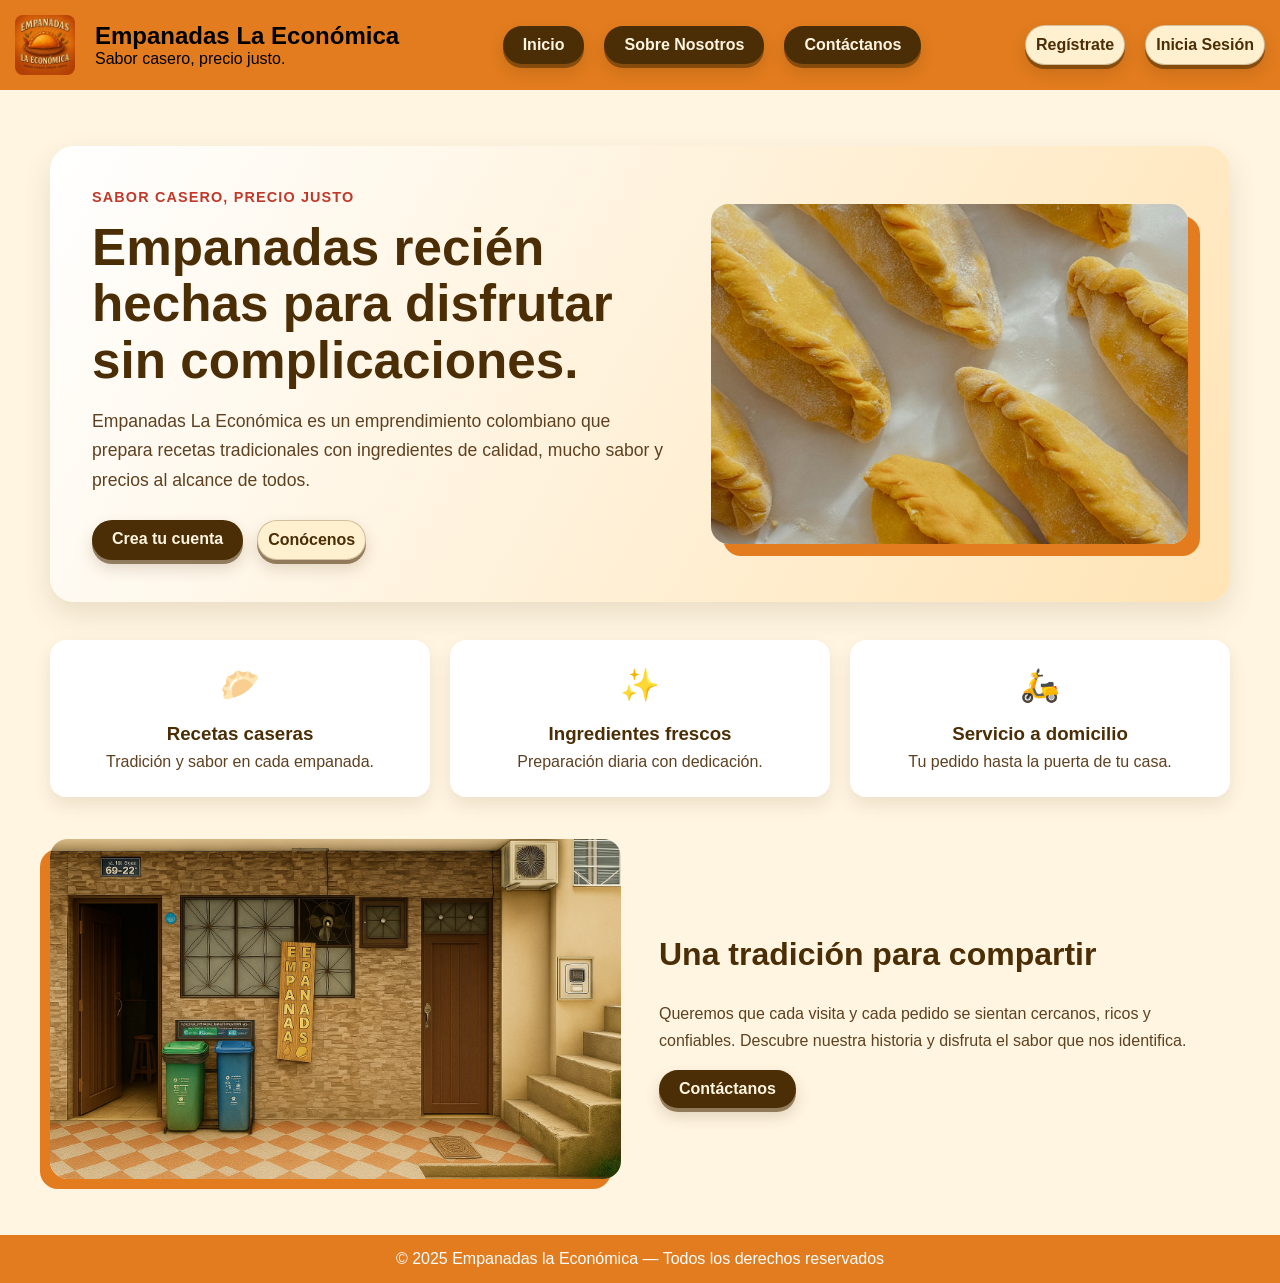
<file: view/html/index.html>
<!DOCTYPE html>
<html lang="es">

<head>
    <meta charset="UTF-8" />
    <meta name="viewport" content="width=device-width, initial-scale=1.0">
    <title>Empanadas La Económica</title>
    <link rel="icon" type="image/png" href="../../assets/imagenes/Logo.jpg">
    <link href="../css/style.css" rel="stylesheet">
</head>

<body class="body">
    <header>
        <nav>
            <div class="bloque">
                <img src="../../assets/imagenes/Logo.jpg" alt="Logo Empanadas la Económica">
                <div class="text-logo">
                    <h1>Empanadas La Económica</h1>
                    <p>Sabor casero, precio justo.</p>
                </div>
            </div>
            <div class="bloque">
                <a href="index.html" class="btn-primary">Inicio</a>
                <a href="nosotros.html" class="btn-primary">Sobre Nosotros</a>
                <a href="contactanos.html" class="btn-primary">Contáctanos</a>
            </div>
            <div class="bloque">
                <a href="registrate.html" class="btn-secondary">Regístrate</a>
                <a href="sesion.html" class="btn-secondary">Inicia Sesión</a>
            </div>
        </nav>
    </header>

    <main class="inicio-principal">
        <section class="inicio-presentacion">
            <div class="inicio-texto">
                <span class="etiqueta-inicio">Sabor casero, precio justo</span>
                <h2>Empanadas recién hechas para disfrutar sin complicaciones.</h2>
                <p>Empanadas La Económica es un emprendimiento colombiano que prepara recetas tradicionales con ingredientes de calidad, mucho sabor y precios al alcance de todos.</p>
                <div class="inicio-acciones">
                    <a href="registrate.html" class="btn-primary">Crea tu cuenta</a>
                    <a href="nosotros.html" class="btn-secondary">Conócenos</a>
                </div>
            </div>
            <img src="../../assets/imagenes/empanadas.jpg" alt="Empanadas doradas recién preparadas" class="imagen-principal">
        </section>
        <section class="inicio-destacados">
            <article><span>🥟</span><h3>Recetas caseras</h3><p>Tradición y sabor en cada empanada.</p></article>
            <article><span>✨</span><h3>Ingredientes frescos</h3><p>Preparación diaria con dedicación.</p></article>
            <article><span>🛵</span><h3>Servicio a domicilio</h3><p>Tu pedido hasta la puerta de tu casa.</p></article>
        </section>
        <section class="inicio-local">
            <img src="../../assets/imagenes/imagen_restaurante.png" alt="Local de Empanadas La Económica">
            <div><h2>Una tradición para compartir</h2><p>Queremos que cada visita y cada pedido se sientan cercanos, ricos y confiables. Descubre nuestra historia y disfruta el sabor que nos identifica.</p><a href="contactanos.html" class="btn-primary">Contáctanos</a></div>
        </section>
    </main>
    <footer>
        © 2025  Empanadas la Económica — Todos los derechos reservados
    </footer>
</body>

</html>
</file>
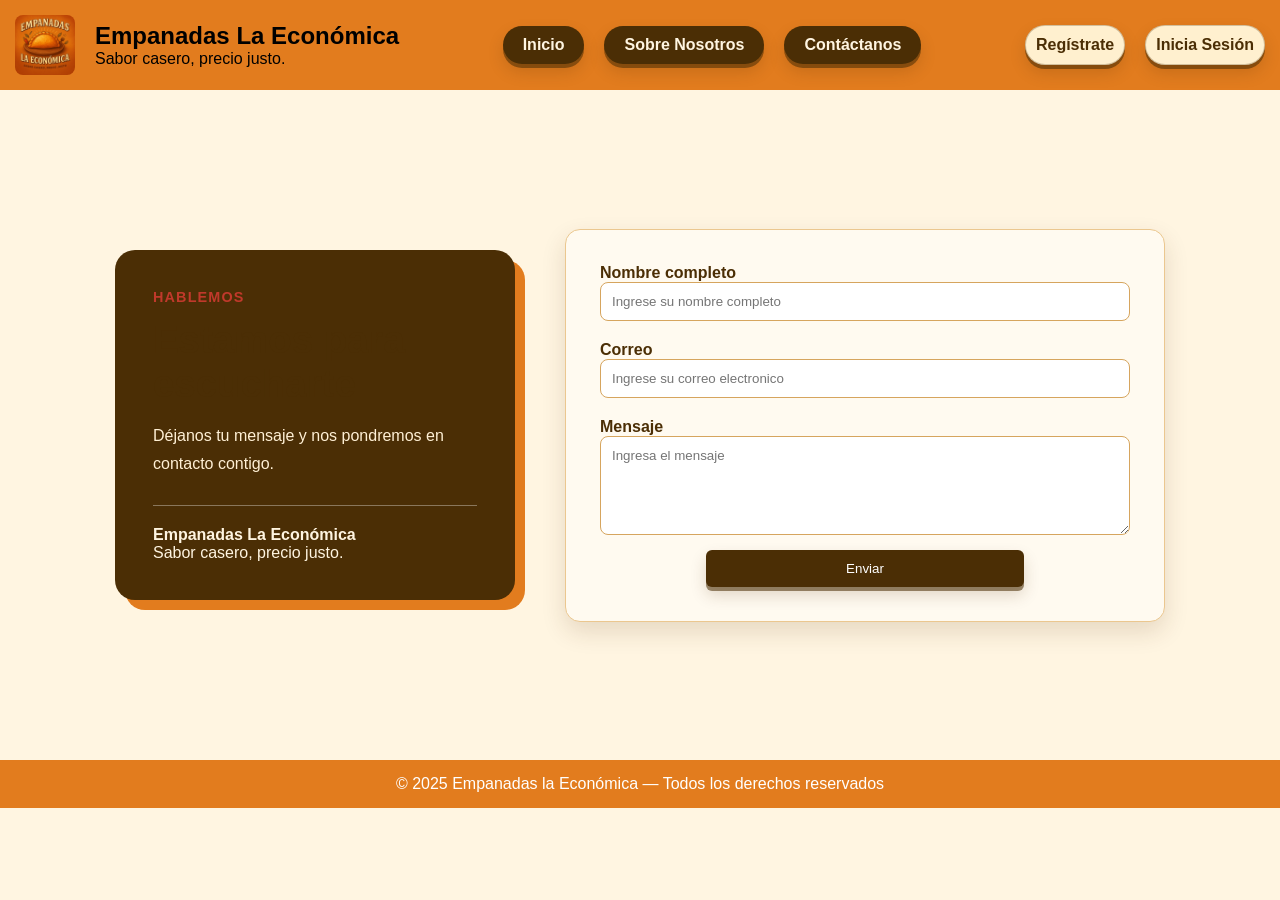
<file: view/html/contactanos.html>
<!DOCTYPE html>
<html lang="es">

<head>
    <meta charset="UTF-8" />
    <meta name="viewport" content="width=device-width, initial-scale=1.0">
    <title>Contáctanos</title>
    <link rel="icon" type="image/png" href="../../assets/imagenes/Logo.jpg">
    <link href="../css/style.css" rel="stylesheet">
    <link href="../css/contactanos.css" rel="stylesheet">
    <script src="../../assets/js/app.js" defer></script>
</head>

<body class="body">
    <header>
        <nav>
            <div class="bloque">
                <img src="../../assets/imagenes/Logo.jpg" alt="Logo Empanadas la Económica">
                <div class="text-logo">
                    <h1>Empanadas La Económica</h1>
                    <p>Sabor casero, precio justo.</p>
                </div>
            </div>
            <div class="bloque">
                <a href="index.html" class="btn-primary">Inicio</a>
                <a href="nosotros.html" class="btn-primary">Sobre Nosotros</a>
                <a href="contactanos.html" class="btn-primary">Contáctanos</a>
            </div>
            <div class="bloque">
                <a href="registrate.html" class="btn-secondary">Regístrate</a>
                <a href="sesion.html" class="btn-secondary">Inicia Sesión</a>
            </div>
        </nav>
    </header>

    <main class="contacto-principal">
        <section class="contacto-intro"><span>Hablemos</span><h2>Estamos para escucharte</h2><p>Déjanos tu mensaje y nos pondremos en contacto contigo.</p><div class="contacto-dato"><strong>Empanadas La Económica</strong><br>Sabor casero, precio justo.</div></section>
        <form action="/controller/contacto.php" method="POST" class="form-contact">
            <div class="formulario-registro">
                <div class="flex-column">
                    <label for="first-name">Nombre completo</label>
                    <input type="text" class="login-input" id="first-name" name="nombre" maxlength="150" pattern="[A-Za-zÁÉÍÓÚáéíóúÑñ ]+" placeholder="Ingrese su nombre completo"
                        title="Caracter no permitido" required>
                </div>

                <div class="flex-column">
                    <label for="email">Correo</label>
                    <input type="email" class="login-input" id="email" name="correo" placeholder="Ingrese su correo electronico" required>
                </div>

                <div class="flex-column">
                    <label for="mensaje">Mensaje</label>
                    <textarea id="mensaje" name="mensaje" cols="10" rows="5" maxlength="1000" placeholder="Ingresa el mensaje" required></textarea>
                </div>

            </div>
            <div class="container-btn-submit">
                <button type="submit" class="login-button">Enviar</button>
            </div>
        </form>
    </main>
    <footer>
        © 2025  Empanadas la Económica — Todos los derechos reservados
    </footer>
</body>

</html>
</file>
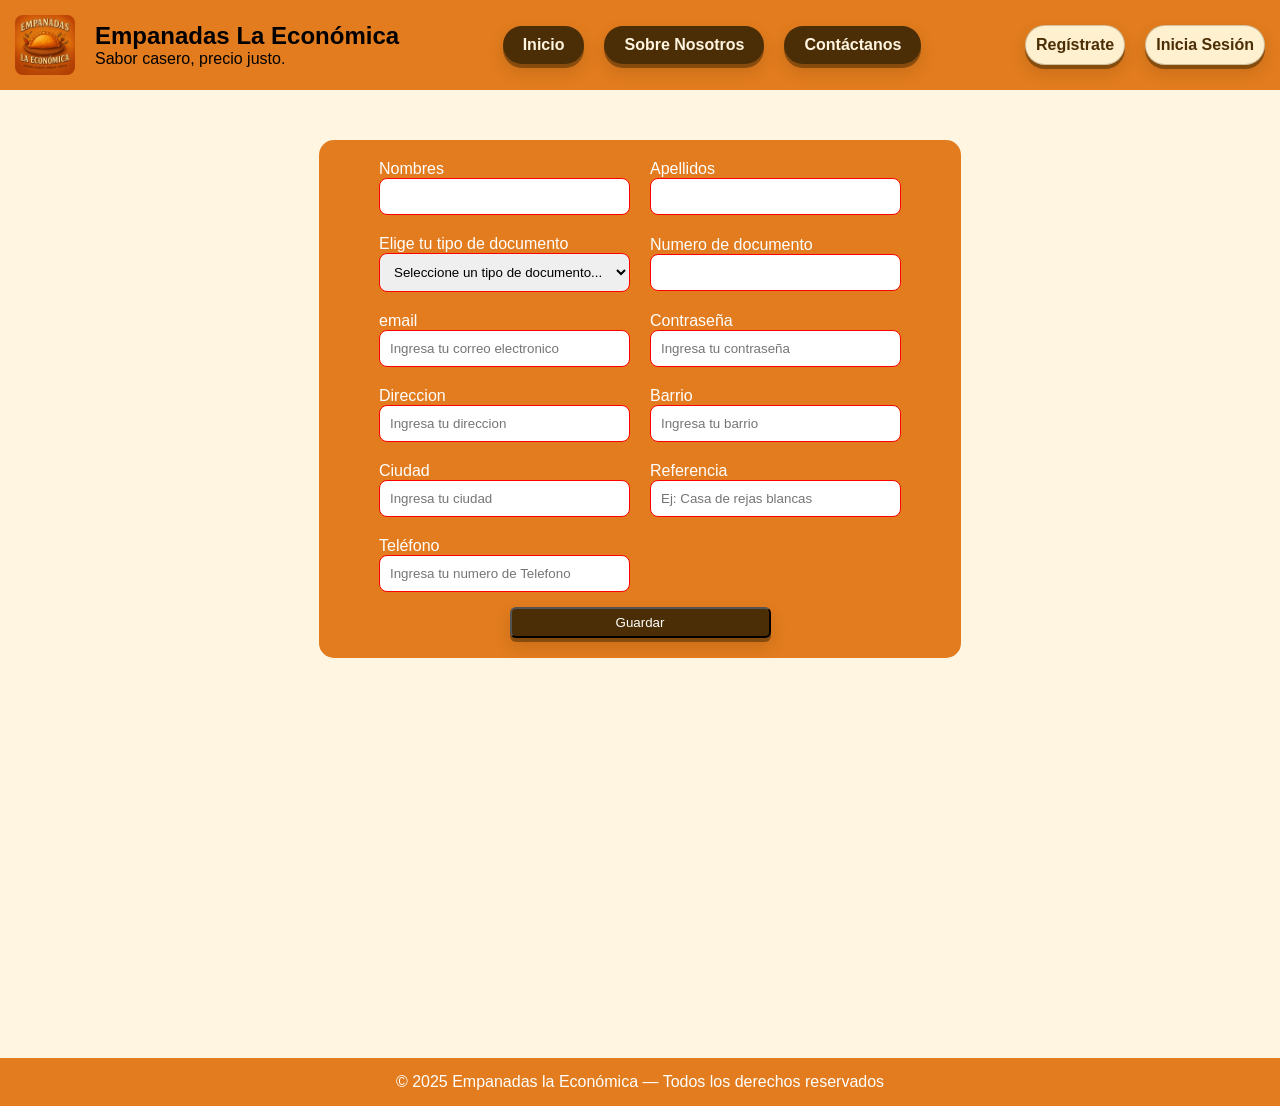
<file: view/html/registrate.html>
<!DOCTYPE html>
<html lang="es">

<head>
    <meta charset="UTF-8" />
    <meta name="viewport" content="width=device-width, initial-scale=1.0">
    <title>registrate</title>
    <link rel="icon" type="image/png" href="../../assets/imagenes/Logo.jpg">
    <link href="../css/style.css" rel="stylesheet">
    <link href="../css/registrate.css" rel="stylesheet">
    <script src="../../assets/js/app.js" defer></script>
</head>

<body class="body">
    <div id="mensaje-alerta" class="mensaje-alerta" data-origen="registro"></div>

    <header>
        <nav>
            <div class="bloque">
                <img src="../../assets/imagenes/Logo.jpg" alt="Logo Empanadas la Económica">
                <div class="text-logo">
                    <h1>Empanadas La Económica</h1>
                    <p>Sabor casero, precio justo.</p>
                </div>
            </div>
            <div class="bloque">
                <a href="index.html" class="btn-primary">Inicio</a>
                <a href="nosotros.html" class="btn-primary">Sobre Nosotros</a>
                <a href="contactanos.html" class="btn-primary">Contáctanos</a>
            </div>
            <div class="bloque">
                <a href="registrate.html" class="btn-secondary">Regístrate</a>
                <a href="sesion.html" class="btn-secondary">Inicia Sesión</a>
            </div>
        </nav>
    </header>

    <main class="items-center">
        <form action="../../controller/registro.php" method="POST">
            <div class="formulario-registro">
                <div class="flex-column">
                    <label for="first-name">Nombres</label>
                    <input type="text" class="login-input" id="first-name" name="nombre"
                        pattern="[A-Za-zÁÉÍÓÚáéíóúÑñ ]+"
                        title="Caracter no permitido" required>
                </div>

                <div class="flex-column">
                    <label for="last-name">Apellidos</label>
                    <input type="text" class="login-input" id="last-name" name="apellido"
                        pattern="[A-Za-zÁÉÍÓÚáéíóúÑñ ]+"
                        title="Caracter no permitido" required>
                </div>

                <div class="flex-column">
                    <label for="doc-type">Elige tu tipo de documento</label>
                    <select id="doc-type" name="tipo_documento" required>
                        <option value="">Seleccione un tipo de documento...</option>
                        <option value="50">Cédula de cuidadanía</option>
                        <option value="20">Tarjeta de identidad</option>
                        <option value="60">Cédula de extranjería</option>
                        <option value="1">Pasaporte</option>
                    </select>
                </div>

                <div class="flex-column">
                    <label for="doc-number">Numero de documento</label>
                    <input type="text" class="login-input" id="doc-number"
                        name="numero_documento"
                        inputmode="numeric"
                        required>
                </div>

                <div class="flex-column">
                    <label for="email">email</label>
                    <input type="email" class="login-input" id="email"
                        name="correo"
                        placeholder="Ingresa tu correo electronico"
                        required>
                </div>
                
                <div class="flex-column">
                    <label for="password">Contraseña</label>
                    <input type="password" class="login-input" id="password"
                        name="password"
                        placeholder="Ingresa tu contraseña"
                        required>
                </div>

                <div class="flex-column">
                    <label for="direccion">Direccion</label>
                    <input type="text" class="login-input" id="direccion"
                        name="direccion"
                        placeholder="Ingresa tu direccion"
                        required>
                </div>

                <div class="flex-column">
                    <label for="barrio">Barrio</label>
                    <input type="text" class="login-input" id="barrio"
                        name="barrio"
                        placeholder="Ingresa tu barrio"
                        required>
                </div>

                <div class="flex-column">
                    <label for="ciudad">Ciudad</label>
                    <input type="text" class="login-input" id="ciudad"
                        name="ciudad"
                        placeholder="Ingresa tu ciudad"
                        required>
                </div>

                <div class="flex-column">
                    <label for="referencia">Referencia</label>
                    <input type="text" class="login-input" id="referencia"
                        name="referencia"
                        placeholder="Ej: Casa de rejas blancas">
                </div>

                <div class="flex-column">
                    <label for="Telefono">Teléfono</label>
                    <input type="tel" class="login-input" id="Telefono"
                        name="telefono"
                        placeholder="Ingresa tu numero de Telefono"
                        required>
                </div>
                
            </div>
            <div class="container-btn-submit">
                <button type="submit" class="login-button">Guardar</button>
            </div>
        </form>
    </main>
    <footer>
        © 2025  Empanadas la Económica — Todos los derechos reservados
    </footer>
</body>

</html>
</file>
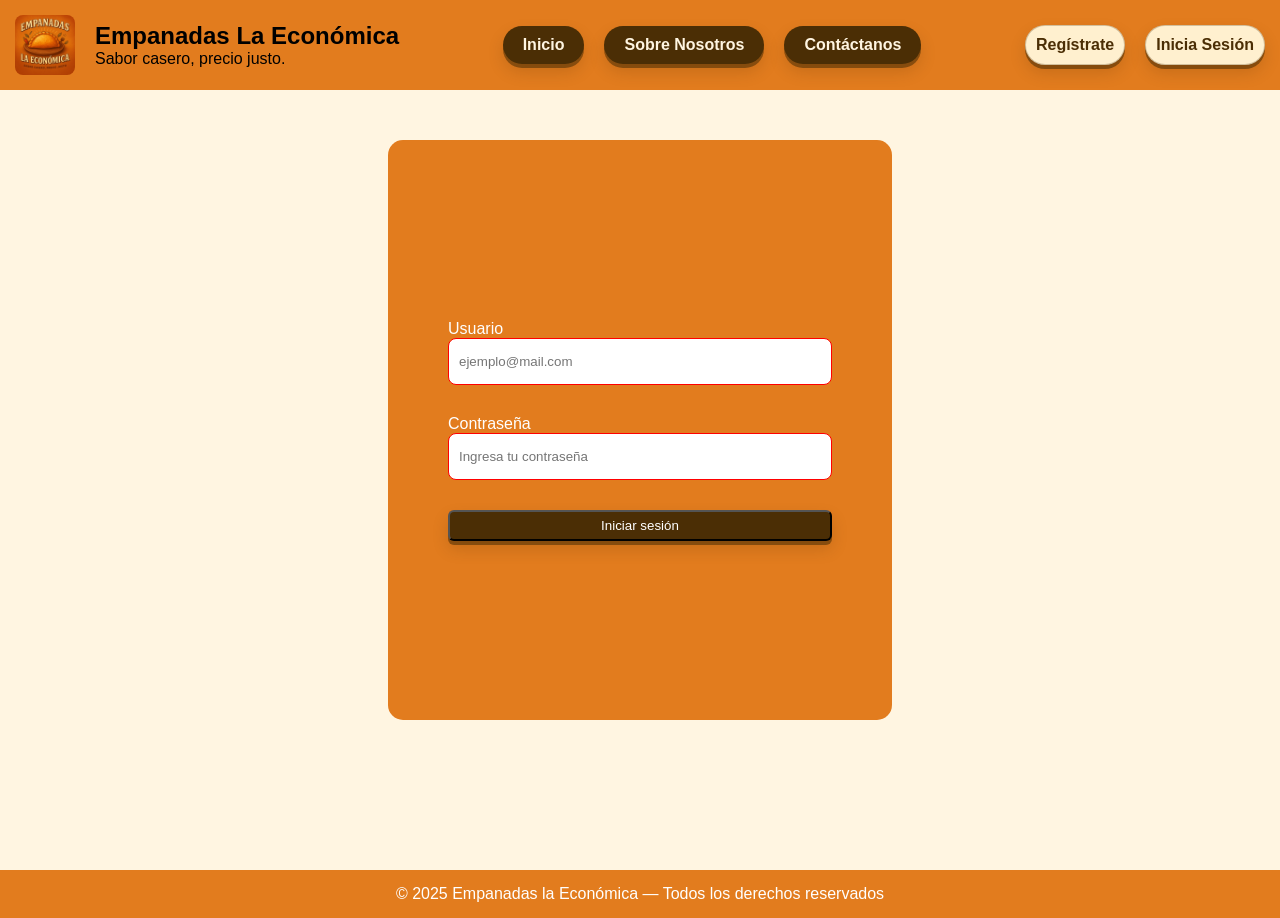
<file: view/html/sesion.html>
<!DOCTYPE html>
<html lang="es">

<head>
    <meta charset="UTF-8" />
    <meta name="viewport" content="width=device-width, initial-scale=1.0">
    <title>Inicia Sesion</title>
    <link rel="icon" type="image/png" href="../../assets/imagenes/Logo.jpg">
    <link href="../css/style.css" rel="stylesheet">
    <link href="../css/login.css" rel="stylesheet">
    <script src="../../assets/js/app.js" defer></script>
</head>

<body class="body">
    <div id="mensaje-alerta" class="mensaje-alerta" data-origen="sesion"></div>

    <header>
        <nav>
            <div class="bloque">
                <img src="../../assets/imagenes/Logo.jpg" alt="Logo Empanadas la Económica">
                <div class="text-logo">
                    <h1>Empanadas La Económica</h1>
                    <p>Sabor casero, precio justo.</p>
                </div>
            </div>
            <div class="bloque">
                <a href="index.html" class="btn-primary">Inicio</a>
                <a href="nosotros.html" class="btn-primary">Sobre Nosotros</a>
                <a href="contactanos.html" class="btn-primary">Contáctanos</a>
            </div>
            <div class="bloque">
                <a href="registrate.html" class="btn-secondary">Regístrate</a>
                <a href="sesion.html" class="btn-secondary">Inicia Sesión</a>
            </div>
        </nav>
    </header>

    <main class="items-center">
    <form action="../../controller/login.php" method="POST" class="flex-column">

        <div class="flex-column">
            <label for="username">Usuario</label>
            <input type="email"
                class="login-input"
                id="username"
                name="correo"
                placeholder="ejemplo@mail.com"
                required>
        </div>

        <div class="flex-column">
            <label for="password">Contraseña</label>
            <input type="password"
                class="login-input"
                id="password"
                name="password"
                placeholder="Ingresa tu contraseña"
                required>
        </div>

        <button type="submit" class="login-button">Iniciar sesión</button>

    </form>
    </main>

    <footer>
        © 2025 Empanadas la Económica — Todos los derechos reservados
    </footer>
</body>

</html>
</file>
<file: view/css/style.css>
:root {
  --naranja: #e27c1e;
  --rojo: #C0392B;
  --blanco: #fff5e1;
  --marron: #4b2e05;
  --negro: #000000;
  --naranja-transparente: rgba(226, 124, 30, 0.5);
}

body {
  margin: 0;
  background-color: var(--blanco);
  font-family: Arial, sans-serif;
  max-width: 100%;
}

header {
  background-color: var(--naranja);
  display: flex;
  padding: 15px;
}

h1{
  margin: 0;
  font-size: 1,5em;
}

nav{
  display: flex;
  justify-content: space-between;
  flex-direction: row;
  width: 100%;
}

.btn-primary {
  background-color: var(--marron);
  color: var(--blanco);
  padding: 10px 20px;

}
.btn-secondary{
  padding: 10px;
  color: var(--marron);

}
.btn-primary,
.btn-secondary{
  text-decoration: none;
  border-radius: 50px;
  font-weight: bold;
  transition: background-color 0.3s ease;
}

.btn-primary:hover {
  background-color: var(--rojo);
}

/* Botones y páginas públicas */

.btn-primary,
.btn-secondary,
.login-button,
.btn-comprar,
.btn-carrito {
  box-shadow: 0 4px 0 rgba(75, 46, 5, 0.55), 0 8px 16px rgba(75, 46, 5, 0.18);
  display: inline-block;
  transform: translateY(0);
  transition: background-color .2s ease, box-shadow .2s ease, transform .2s ease;
}

.btn-primary:hover,
.btn-secondary:hover,
.login-button:hover,
.btn-comprar:hover,
.btn-carrito:hover { transform: translateY(-2px); }

.btn-primary:active,
.btn-secondary:active,
.login-button:active,
.btn-comprar:active,
.btn-carrito:active { box-shadow: 0 1px 0 rgba(75, 46, 5, 0.6); transform: translateY(3px); }

.btn-secondary { background: #fff0cf; border: 1px solid rgba(75, 46, 5, .25); }
.btn-secondary:hover { background: #fff; color: var(--rojo); }
.btn-carrito { background: var(--marron); border-radius: 50px; color: var(--blanco); font-weight: bold; padding: 10px 16px; text-decoration: none; }
.btn-carrito span { background: var(--naranja); border-radius: 50%; color: var(--marron); display: inline-block; margin-left: 4px; min-width: 18px; text-align: center; }

.inicio-principal,
.nosotros-principal,
.contacto-principal { margin: 0 auto; max-width: 1180px; padding: 56px 24px; }

.inicio-presentacion { align-items: center; background: linear-gradient(120deg, #fff 0%, #ffe4b5 100%); border-radius: 24px; box-shadow: 0 12px 30px rgba(75,46,5,.12); display: grid; gap: 36px; grid-template-columns: 1.1fr .9fr; overflow: hidden; padding: 42px; }
.inicio-texto h2, .encabezado-pagina h2 { color: var(--marron); font-size: clamp(2rem, 4vw, 3.4rem); line-height: 1.1; margin: 14px 0; }
.inicio-texto p, .encabezado-pagina p { color: #5d4120; font-size: 1.1rem; line-height: 1.7; text-align: left; }
.etiqueta-inicio, .encabezado-pagina span, .contacto-intro > span { color: var(--rojo); font-size: .9rem; font-weight: bold; letter-spacing: .08em; text-transform: uppercase; }
.inicio-acciones { display: flex; flex-wrap: wrap; gap: 14px; margin-top: 24px; }
.imagen-principal { border-radius: 18px; box-shadow: 12px 12px 0 var(--naranja); height: 340px; object-fit: cover; width: 100%; }
.inicio-destacados { display: grid; gap: 20px; grid-template-columns: repeat(3, 1fr); margin: 38px 0; }
.inicio-destacados article, .proposito-nosotros article { background: #fff; border-radius: 16px; box-shadow: 0 8px 18px rgba(75,46,5,.1); padding: 26px; text-align: center; }
.inicio-destacados span { font-size: 2rem; }
.inicio-destacados h3, .proposito-nosotros h2 { color: var(--marron); margin-bottom: 8px; }
.inicio-destacados p, .proposito-nosotros p { color: #5d4120; margin: 0; text-align: center; }
.inicio-local, .historia-nosotros { align-items: center; display: grid; gap: 38px; grid-template-columns: 1fr 1fr; margin-top: 42px; }
.inicio-local img, .historia-nosotros img { border-radius: 18px; box-shadow: -10px 10px 0 var(--naranja); max-height: 340px; object-fit: cover; width: 100%; }
.inicio-local h2, .historia-nosotros h2, .contacto-intro h2 { color: var(--marron); font-size: 2rem; }
.inicio-local p, .historia-nosotros p, .contacto-intro p { color: #5d4120; line-height: 1.7; }

.encabezado-pagina { margin: 0 auto 38px; max-width: 760px; text-align: center; }
.encabezado-pagina p { text-align: center; }
.historia-nosotros > div { background: #fff; border-radius: 16px; box-shadow: 0 8px 18px rgba(75,46,5,.1); padding: 30px; }
.proposito-nosotros { display: grid; gap: 22px; grid-template-columns: 1fr 1fr; margin: 42px 0; }
.proposito-nosotros article:first-child { border-top: 6px solid var(--naranja); }
.proposito-nosotros article:last-child { border-top: 6px solid var(--rojo); }
.visitanos { background: var(--marron); border-radius: 18px; color: var(--blanco); display: grid; gap: 24px; grid-template-columns: .65fr 1.35fr; padding: 26px; }
.visitanos h2 { margin: 0; }.visitanos p { text-align: left; }.visitanos iframe { border: 0; border-radius: 12px; min-height: 300px; width: 100%; }

@media (max-width: 800px) { .inicio-presentacion, .inicio-local, .historia-nosotros, .visitanos { grid-template-columns: 1fr; } .inicio-destacados, .proposito-nosotros { grid-template-columns: 1fr; } .inicio-presentacion { padding: 28px; } }

.bloque {
  display: flex;
  align-items: center;
  gap: 20px;
  flex-wrap: wrap;
  justify-content: center;

}
.bloque img {
  width: 60px;
  height: 60px;
  border-radius: 8px;
}

.text-logo {
  text-align: center;
}

.text-logo p{
  margin: 0;
}

.main-layout {
  display: flex;
  justify-content: space-between;
  flex-direction: row;
  padding: 40px 0;
  gap: 2rem;
}

.divcenter,
.divleft,
.divright {
  background: var(--naranja-transparente);
  border-radius: 14px;
  padding: 30px;
  text-align: center;
  color: #3B1F0E;
}

.divcenter{
  width: 70%;
}

.divleft,
.divright{
  width: 15%;
  min-height: 500px;
}

.bloquetwo img {
  width: 500px;
  max-width: 100%;
  border-radius: 10px;
}

@media (max-width: 1000px) {
  .main-layout {
    flex-direction: column;
    align-items: center;
  }

  .divleft,
  .divcenter,
  .divright {
    width: 90%;
    min-height: auto;
  }

  .divcenter img {
    width: 100%;
  }

  .bloque img {
    width: 100px;
    height: 100px;
  }
}
.divcenter2 {
  width: 1200px;
  margin: -690px 50px 0 0;
  height: 600px;
  background: var(--naranja);
  border-radius: 14px;
  padding: 30px;
  text-align: center;
  color: #fff;
}
.divleft2{
  margin: -20px 1600px 0 0;
  width: 300px;
  height: 600px;
  min-height: 500px;
  background: var(--naranja);
  border-radius: 14px;
  padding: 30px;
  text-align: center;
  color: #fff;
}
.divright2{
  margin: -715px  0 0 1550px;
  width: 300px;
  height: 600px;
  min-height: 500px;
  background: var(--naranja);
  border-radius: 14px;
  padding: 30px;
  text-align: center;
  color: #fff;
}
p{
  text-align: left;
}

.bloquetres img {
  width: 300px;
  max-width: 100%;
  border-radius: 10px;
}
.bloquecuatro img {
  width: 300px;
  max-width: 100%;
  border-radius: 10px;
}
.bloquecinco img {
  width: 500px;
  max-width: 100%;
  border-radius: 10px;
  height: 400px;
}
.bloqueseis img {
  width: 500px;
  max-width: 100%;
  border-radius: 10px;
  height: 450px;
}
.bloquesiete img {
  width: 500px;
  max-width: 100%;
  border-radius: 10px;
  height: 200px;
}
footer {
  background-color: var(--naranja);
  color: white;
  text-align: center;
  padding: 15px;
  margin-top: 150px;
}
.mensaje-alerta {
    position: fixed;
    top: 30px;
    right: 30px;
    z-index: 9999;

    padding: 15px 22px;
    border-radius: 10px;

    background-color: #dc3545;
    color: white;

    font-size: 16px;
    font-weight: 600;

    box-shadow: 0 4px 15px rgba(0, 0, 0, 0.25);

    opacity: 0;
    transform: translateX(120%);

    transition: all 0.4s ease;
}

.mensaje-alerta.mostrar {
    opacity: 1;
    transform: translateX(0);
}

footer { margin-top: 0; }

@media (max-width: 900px) {
  nav { align-items: center; flex-direction: column; gap: 14px; }
  .bloque { gap: 10px; }
  .btn-primary, .btn-secondary, .btn-carrito { padding: 9px 13px; }
}
</file>
<file: view/css/contactanos.css>
:root {
    --naranja: #e27c1e;
    --rojo: #C0392B;
    --blanco: #fff5e1;
    --marron: #4b2e05;
    --morado: #a150b1;
    --negro: #000000;
}

.items-center{
    display: flex;
    justify-content: center;
    align-items: center;
}

label{
    color: #ffffff;
}

form{
    gap: 30px;
    background-color: var(--naranja);
    padding: 20px 60px;
    border-radius: 15px;
    margin-top: 50px;
    width: 30%;
}

.flex-column {
    display: flex;
    justify-content: center;
    flex-direction: column;
}

input, select{
    border-radius: 8px;
    padding: 10px;
    border: 1px solid #ff0000;
}

.formulario-registro{
    display: grid;
    gap: 20px;
}

.login-button{
    background-color: var(--marron);
    padding: 6px;
    border-radius: 6px;
    color: #ffff;
    text-align: center;
    cursor: pointer;
    transition: all ease-in 0.2s;
}

.login-button:hover{
    transform: scale(1.02);
}

.container-btn-submit{
    margin-top: 15px;
    width: 100%;
    text-align: center;
}

.container-btn-submit button{
    width: 50%;
}
footer {
    background-color: var(--naranja);
    color: white;
    text-align: center;
    padding: 15px;
    margin-top: 430px;
}

.contacto-principal { align-items: center; display: grid; gap: 50px; grid-template-columns: .8fr 1.2fr; margin: 0 auto; max-width: 1050px; min-height: 560px; padding: 55px 24px; }
.contacto-intro { background: var(--marron); border-radius: 20px; box-shadow: 10px 10px 0 var(--naranja); color: var(--blanco); padding: 38px; }
.contacto-intro h2 { font-size: 2.4rem; margin: 12px 0; }.contacto-intro p { color: #fff0d5; line-height: 1.7; }.contacto-dato { border-top: 1px solid rgba(255,255,255,.35); margin-top: 28px; padding-top: 20px; }
.form-contact { background: #fffaf0; border: 1px solid #ebc78f; box-shadow: 0 10px 24px rgba(75,46,5,.14); margin: 0; max-width: none; padding: 34px; width: auto; }
.form-contact label { color: var(--marron); font-weight: bold; }.form-contact input, .form-contact textarea { border: 1px solid #d6a55e; border-radius: 8px; padding: 11px; }.form-contact textarea { font-family: Arial, sans-serif; resize: vertical; }
.form-contact .login-button { border: none; padding: 11px 22px; width: 60%; }
@media (max-width: 800px) { .contacto-principal { grid-template-columns: 1fr; }.form-contact .login-button { width: 100%; } }

.login-button { box-shadow: 0 4px 0 rgba(75, 46, 5, .55), 0 8px 16px rgba(75, 46, 5, .18); transform: translateY(0); }
.login-button:hover { background-color: var(--rojo); box-shadow: 0 6px 18px rgba(75, 46, 5, .22); transform: translateY(-2px); }
.login-button:active { box-shadow: 0 1px 0 rgba(75, 46, 5, .55); transform: translateY(3px); }
footer { margin-top: 0; }
</file>
<file: view/css/registrate.css>
:root {
    --naranja: #e27c1e;
    --rojo: #C0392B;
    --blanco: #fff5e1;
    --marron: #4b2e05;
    --morado: #a150b1;
    --negro: #000000;
}

.items-center{
    display: flex;
    justify-content: center;
    align-items: center;
}

label{
    color: #ffffff;
}

form{
    gap: 30px;
    background-color: var(--naranja);
    padding: 20px 60px;
    border-radius: 15px;
    margin-top: 50px;
}

.flex-column {
    display: flex;
    justify-content: center;
    flex-direction: column;
}

input, select{
    border-radius: 8px;
    padding: 10px;
    border: 1px solid #ff0000;
}

.formulario-registro{
    display: grid;
    grid-template-columns: 1fr 1fr;
    gap: 20px;
}

.login-button{
    background-color: var(--marron);
    padding: 6px;
    border-radius: 6px;
    color: #ffff;
    text-align: center;
    cursor: pointer;
    transition: all ease-in 0.2s;
}

.login-button:hover{
    transform: scale(1.02);
}

.container-btn-submit{
    margin-top: 15px;
    width: 100%;
    text-align: center;
}

.container-btn-submit button{
    width: 50%;
}
footer {
    background-color: var(--naranja);
    color: white;
    text-align: center;
    padding: 15px;
    margin-top: 400px;
}

.mensaje-alerta {
    position: fixed;
    top: 30px;
    right: 30px;
    z-index: 9999;

    padding: 15px 22px;
    border-radius: 10px;

    background-color: #dc3545;
    color: white;

    font-size: 16px;
    font-weight: 600;

    box-shadow: 0 4px 15px rgba(0, 0, 0, 0.25);

    opacity: 0;
    transform: translateX(120%);

    transition: all 0.4s ease;
}

.mensaje-alerta.mostrar {
    opacity: 1;
    transform: translateX(0);
}

.login-button { box-shadow: 0 4px 0 rgba(75, 46, 5, .55), 0 8px 16px rgba(75, 46, 5, .18); transform: translateY(0); }
.login-button:hover { background-color: var(--rojo); box-shadow: 0 6px 18px rgba(75, 46, 5, .22); transform: translateY(-2px); }
.login-button:active { box-shadow: 0 1px 0 rgba(75, 46, 5, .55); transform: translateY(3px); }
</file>
<file: view/css/login.css>
:root {
  --naranja: #e27c1e;
  --rojo: #C0392B;
  --blanco: #fff5e1;
  --marron: #4b2e05;
  --morado: #a150b1;
  --negro: #000000;
}

.items-center{
  display: flex;
  justify-content: center;
  align-items: center;
}

label{
  color: #ffffff;
}

form{
  gap: 30px;
  background-color: var(--naranja);
  width: 30%;
  padding: 20px 60px;
  border-radius: 15px;
  height: 60vh;
  margin-top: 50px;
}

.flex-column {
  display: flex;
  justify-content: center;
  flex-direction: column;
}

input{
  height: 25px;
  border-radius: 8px;
  padding: 10px;
  border: 1px solid #ff0000;
}

.login-button{
  background-color: var(--marron);
  padding: 6px;
  border-radius: 6px;
  color: #ffff;
  text-align: center;
  cursor: pointer;
  transition: all ease-in 0.2s;
}

.login-button:hover{
  transform: scale(1.02);
}
footer {
  background-color: var(--naranja);
  color: white;
  text-align: center;
  padding: 15px;
  margin-top: 150px;
}

.mensaje-alerta {
    position: fixed;
    top: 30px;
    right: 30px;
    z-index: 9999;

    padding: 15px 22px;
    border-radius: 10px;

    background-color: #dc3545;
    color: white;

    font-size: 16px;
    font-weight: 600;

    box-shadow: 0 4px 15px rgba(0, 0, 0, 0.25);

    opacity: 0;
    transform: translateX(120%);

    transition: all 0.4s ease;
}

.mensaje-alerta.mostrar {
    opacity: 1;
    transform: translateX(0);
}

.login-button { box-shadow: 0 4px 0 rgba(75, 46, 5, .55), 0 8px 16px rgba(75, 46, 5, .18); transform: translateY(0); }
.login-button:hover { background-color: var(--rojo); box-shadow: 0 6px 18px rgba(75, 46, 5, .22); transform: translateY(-2px); }
.login-button:active { box-shadow: 0 1px 0 rgba(75, 46, 5, .55); transform: translateY(3px); }
</file>
